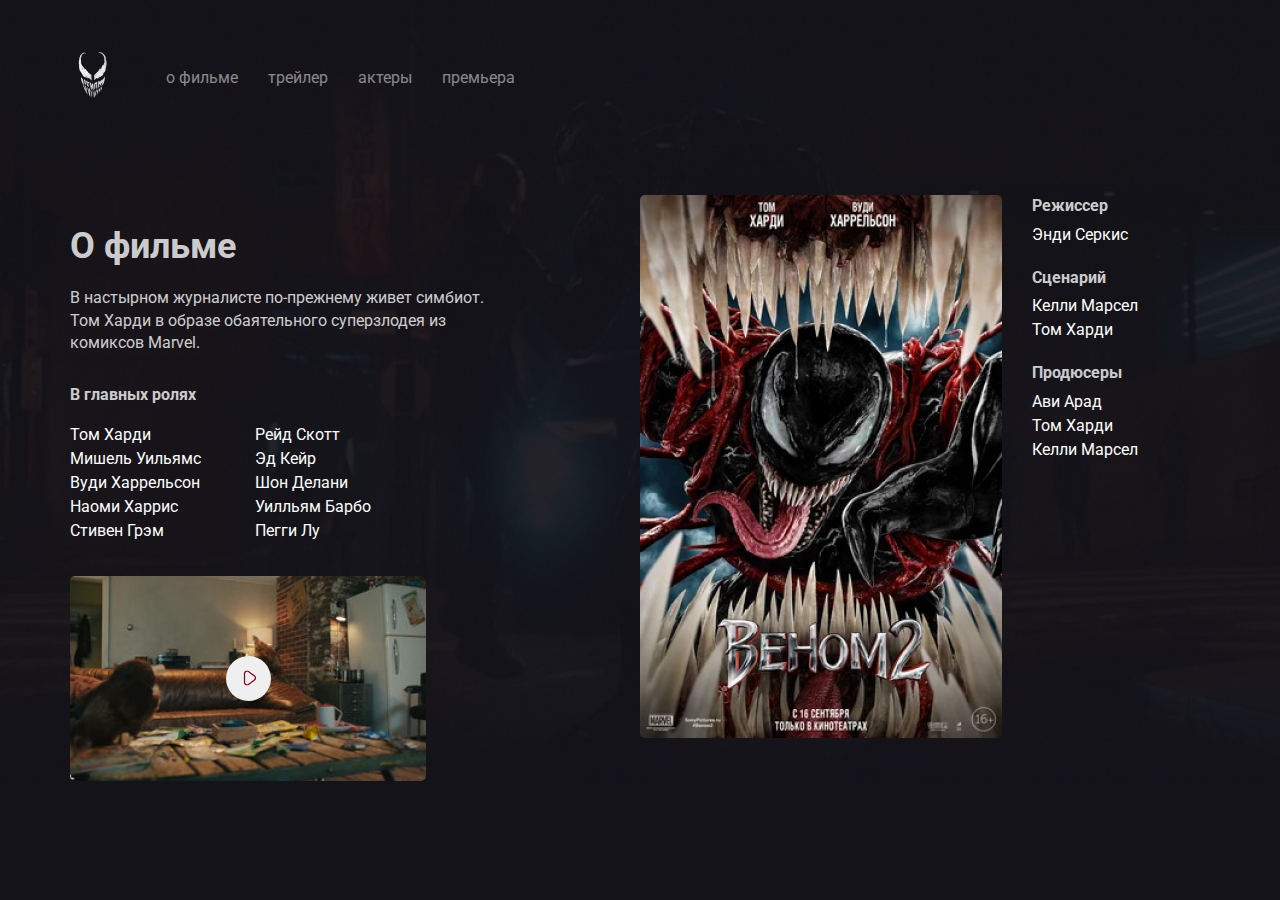
<file: about.html>
<!DOCTYPE html>
<html lang="ru">
<head>
	<meta charset="UTF-8">
	<meta http-equiv="X-UA-Compatible" content="IE=edge">
	<meta name="viewport" content="width=device-width, initial-scale=1.0">
	<title>О фильме - Venom 2</title>
	<link rel="preconnect" href="https://fonts.gstatic.com">
    <link href="https://fonts.googleapis.com/css2?family=Roboto:wght@400;700&display=swap" rel="stylesheet">
	<link rel="stylesheet" href="css/style.css">
	<link rel="stylesheet" href="css/normalize.css">
</head>
<body class="primary-bg">
	<div class="container">
		<header class="header">
			<a href="/" class="logo-link">
			<img width="46" height="71" src="img/logo.png" alt="logo: venom" class="logo-image">
			</a>
			<nav class="nav">
				<button class="menu-button">
					<span class="menu-button-text">меню</span>
					<img src="img/menu.svg" alt="icon: burger menu" class="menu-button-icon">
				</button>
				<button class="menu-close">
					<span class="menu-close-text">закрыть</span>
					<img src="img/arrow.svg" alt="icon: arrow right" class="menu-close-icon">
				</button>
				<ul class="nav-menu">
					<li class="nav-menu-item">
						<a href="about.html" class="nav-menu-link">о фильме</a>
					</li>
					<li class="nav-menu-item">
						<a href="trailer.html" class="nav-menu-link">трейлер</a>
					</li>
					<li class="nav-menu-item">
						<a href="actors.html" class="nav-menu-link">актеры</a>
					</li>
					<li class="nav-menu-item">
						<a href="premier.html" class="nav-menu-link">премьера</a>
					</li>
				</ul>
			</nav>
		</header>
        <div class="content">
			<div class="col">
<h2 class="content-title">О фильме</h2>
<p class="content-text">В настырном журналисте по-прежнему живет симбиот. Том Харди в образе обаятельного суперзлодея из комиксов Marvel.</p>
	<h3 class="content-subtitle">В главных ролях</h3>
	<ul class="list column-2">
		<li class="list-item">Том Харди</li>
		<li class="list-item">Мишель Уильямс</li>
		<li class="list-item">Вуди Харрельсон</li>
		<li class="list-item">Наоми Харрис</li>
		<li class="list-item">Стивен Грэм</li>
		<li class="list-item">Рейд Скотт</li>
		<li class="list-item">Эд Кейр</li>
		<li class="list-item">Шон Делани</li>
		<li class="list-item">Уилльям Барбо</li>
		<li class="list-item">Пегги Лу</li>
	</ul>
	<div class="trailer">
		<button class="play">
			<img src="img/play.svg" alt="icon: play" class="play-icon">
		</button>
	</div>
	<!-- /.trailer -->
			</div>
			<!-- /.col -->
			<div class="col">
				<div class="poster-wrapper">
					<img src="img/poster.jpg" alt="photo: poster venom 2" class="poster">
			<div class="creators">
				<h3 class="content-subtitle">Режиссер</h3>
	<ul class="list">
		<li class="list-item">Энди Серкис</li>
		</ul>
		<h3 class="content-subtitle">Сценарий</h3>
	<ul class="list">
		<li class="list-item">Келли Марсел</li>
		<li class="list-item">Том Харди</li>
		</ul>
		<h3 class="content-subtitle">Продюсеры</h3>
	<ul class="list">
		<li class="list-item">Ави Арад</li>
		<li class="list-item">Том Харди</li>
		<li class="list-item">Келли Марсел</li>
		</ul>
				</div>
			</div>	
			</div>
		</div>
		</div>
	</div>
	<script src="js/main.js"></script>
</body>
</html>
</file>
<file: css/style.css>
body {
    background-color: #14131a;
    color: #fff;
    font-family: 'Roboto', sans-serif;
}
.container {
    max-width: 1140px;
    width: 90%;
    margin: auto;
}
.venom {
    position: absolute;
    top: 0;
    right: 0;
    max-width: 728px;
    width: 50%;
    }
.header {
    display: flex;
    align-items: center;
    padding-top: 40px;
    margin-bottom: 80px;
    }
.logo-link {
    display: inline-block;
    margin-right: 50px;
}
.nav-menu {
    margin: 0;
    padding: 0;
  list-style: none;
  display: flex;
}
.nav-menu-item {
    margin-right: 30px;
}
.nav-menu-link {
    text-decoration: none;
    color: rgba(255, 255, 255, 0.5);
}
.film-date {
    display: block;
    font-size: 24px;
    line-height: 28px;
    margin-bottom: 2%;
    color: rgba(255, 255, 255, 0.8);
}
.film-descriprion {
    margin-top: 3%;
    max-width: 423px;
    font-size: 16px;
    line-height: 140%;
    color: rgba(255, 255, 255, 0.8)
}
.film-logo {
    width: 70%;
}
.button {
  padding: 15px 30px;  
  border: none;
  border-radius: 5px;
  text-decoration: none;
  cursor: pointer;
}
.button-icon, .button-text {
   display: inline-block; 
   vertical-align: middle;
}
.button-text {
font-size: 14px;
line-height: 16px;
margin-left: 10px;
}
.button-primary {
color: #8D0019;
background-color: #fff;
}
.button-link {
    color: #fff;
    }
    .button-group {
        margin-top: 5%;
    }
    
    .blood {
        background: url(../img/blood.png) no-repeat top right / 70%, #14131a url("../img/background.jpg") no-repeat center / 100%;
        }
        .primary-bg {
            background: #14131a url("../img/background.jpg") no-repeat center / 100%;
            }
    .content {
        display: flex;
    }
    .col {
        flex-basis: 50%;
    }
    .content-title {
font-weight: bold;
font-size: 36px;
line-height: 42px;
color: rgba(255, 255, 255, 0.8);
margin-bottom: 20px;
    }
    .content-subtitle {
font-weight: bold;
font-size: 16px;
line-height: 140%;
color: rgba(255, 255, 255, 0.8);
margin-bottom: 15px;
margin-top: 0;
    }
    .content-text {
font-weight: normal;
font-size: 16px;
line-height: 140%;
color: rgba(255, 255, 255, 0.8);
max-width: 423px;
margin-bottom: 30px;
}
.content .list {
    list-style-type: none;
    padding: 0;
}
.list-item {
    line-height: 1.5;
}
.column-2 {
   -webkit-column-count: 2; 
   -moz-column-count: 2;
   column-count: 2;
   -webkit-column-gap: 20px;
   -moz-column-gap: 20px;
   column-gap: 20px;
   max-width: 350px;
}
.content .trailer {
width: 356px;
height: 205px;
background: url("../img/trailer-cover.jpg") no-repeat center / contain;
border-radius: 5px;
display: flex;
align-items: center;
justify-content: center;
margin-top: 33px;
}
.trailer .play {
  width: 45px;
  height: 45px;
  border-radius: 50%;
  border: none;  
}
.trailer .play-icon {
    transform: translate(1px, 2px);
    cursor: pointer;
}
.poster-wrapper {
   display: flex;
   align-items: start; 
}
.poster {
    width: 362px;
    border-radius: 5px;
    margin-right: 30px;
}
.poster-wrapper .content-subtitle {
   margin-bottom: 5px; 
}

.poster-wrapper .list {
    margin: 0;
    margin-bottom: 20px;
}
.menu-button {
    display: none;
}
.menu-close {
    display: none;
}
@media (max-width: 768px) {
    .blood {
        background: #14131a;
    }
    .venom {
      top: 10%;  
    }
    @media (max-width: 1024px) {
    .content {
        flex-direction: column;
        padding-bottom: 5%;
    }
    .col {
        margin-bottom: 5%;
    }
    .header {
        margin-bottom: 4%;
    }
    .film {
        margin-top: 20%;
    }
    }
}
@media (max-width: 576px) {
    .venom {
        top: 20%;
        width: 30%;
    }
    .nav-menu {
        position: fixed;
        left: 0;
        top: 0;
        width: 100%;
        height: 100%;
        background-color: fff;
        display: flex;
        justify-content: center;
        align-items: center;
        flex-direction: column;
        transform: translateX(100%);
        transition: transform 0.2s;
}
.nav-menu-item {
    margin-bottom: 2%;
    margin-top: 2%;
    margin-right: 0;
}
.menu-close {
    position: fixed;
    opacity: 0;
    right: 25px;
    top: 65px;
    display: flex;
    align-items: center;
    z-index: 10;
    border: none;
    background-color: fff;
    cursor: pointer;
    transform: translateX(300%);
    transition: transform 0.2s;
    transition-delay: 0.4s;
}
.is-active {
    transform: translateX(0%);
    opacity: 1;
}
.menu-close-text {
    margin-right: 10px;
}
.nav-menu-link {
    color: #14131a;

}
    .nav {
        margin-left: auto;
    }
    .menu-button {
        display: flex;
        align-items: center;
        justify-content: center;
        padding: 10px;
        border: none;
        background-color: #14131a;
        cursor: pointer;
        color: #fff;
    }
    .menu-button-text {
        margin-right: 10px;
    }
    .button-group {
        display: flex;
        align-items: center;
        justify-content: center;
        flex-direction: column;
    }
    .film-text {
        text-align: center;
    }
    .poster-wrapper {
        flex-direction: column;
    }
    .poster {
        margin-bottom: 4%;
    }
    .content .trailer {
        max-width: 350px;
        width: 100%;
    }
    .poster {
        margin-right: 0;
        width: 100%;
        max-width: 350px;
    }
    .column-2 {
        column-count: 1;
    }
}
</file>
